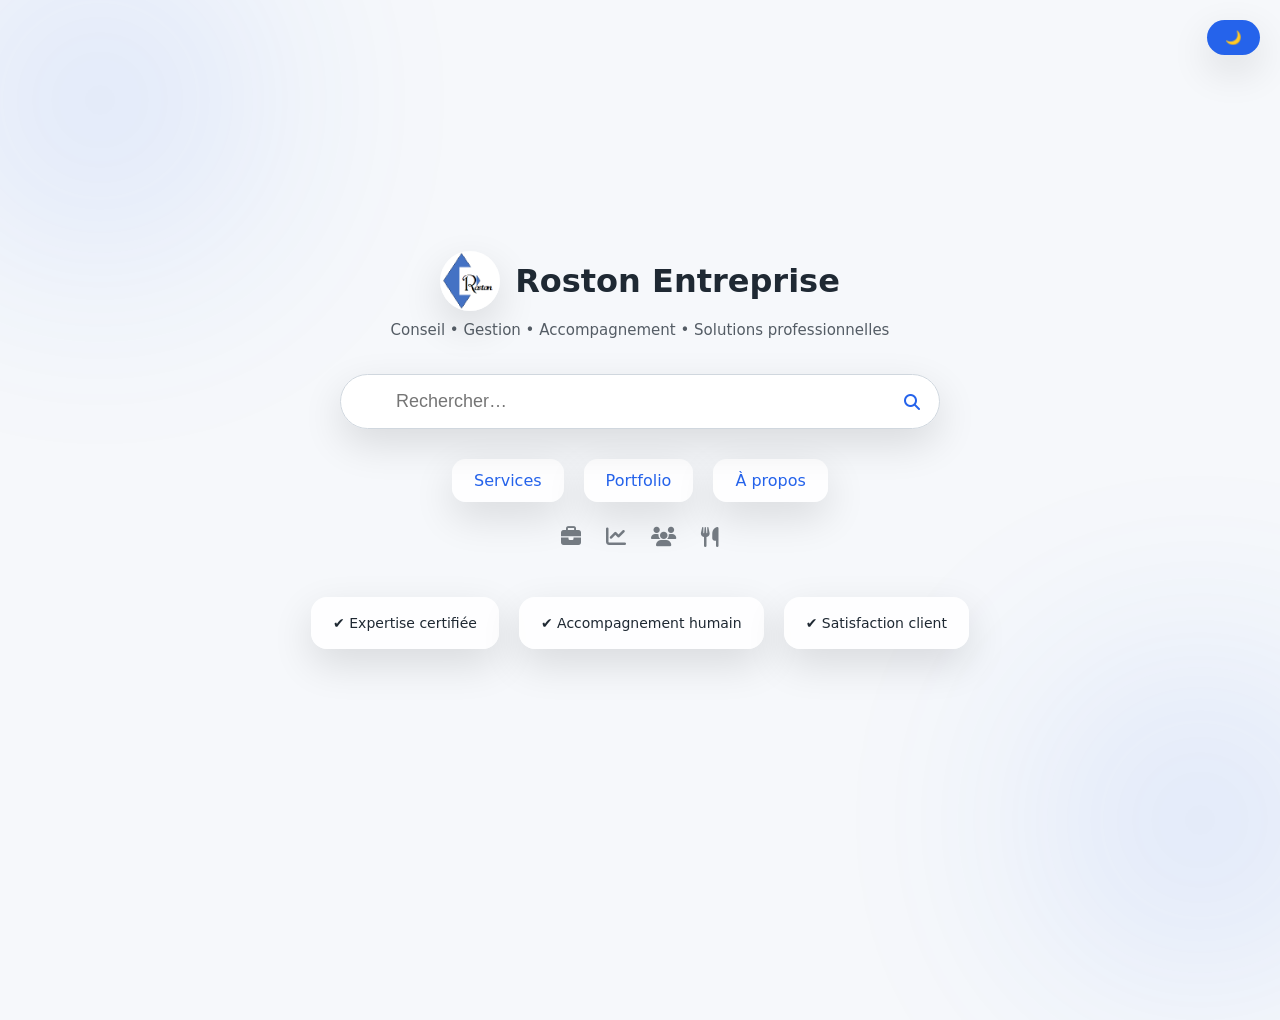
<file: index.html>
<!DOCTYPE html>
<html lang="fr">
<head>
<meta charset="UTF-8">
<meta name="viewport" content="width=device-width, initial-scale=1.0">
<title>Roston Entreprise</title>

<link rel="stylesheet" href="https://cdnjs.cloudflare.com/ajax/libs/font-awesome/6.5.0/css/all.min.css">

<style>
:root {
    --bg: #f6f8fb;
    --text: #1f2933;
    --card: rgba(255,255,255,0.92);
    --border: #d0d7de;
    --accent: #2563eb;
    --shadow: 0 15px 40px rgba(0,0,0,.12);
}

body.dark {
    --bg: #0f172a;
    --text: #e5e7eb;
    --card: rgba(30,41,59,0.95);
    --border: #475569;
    --accent: #60a5fa;
}

* {
    box-sizing: border-box;
    margin: 0;
    padding: 0;
}

body {
    font-family: "Segoe UI", system-ui, sans-serif;
    background: var(--bg);
    color: var(--text);
    min-height: 100vh;
    display: flex;
    justify-content: center;
    align-items: center;
    overflow: hidden;
    transition: background .4s, color .4s;
}

/* ===== DECOR BACKGROUND ===== */
.bg-shape {
    position: absolute;
    width: 400px;
    height: 400px;
    background: radial-gradient(circle, var(--accent), transparent 70%);
    filter: blur(120px);
    opacity: 0.25;
    animation: float 18s infinite alternate ease-in-out;
}

.bg-shape.one { top: -100px; left: -100px; }
.bg-shape.two { bottom: -120px; right: -120px; animation-delay: 5s; }

@keyframes float {
    from { transform: translateY(0); }
    to { transform: translateY(80px); }
}

/* ===== APP ===== */
.app {
    position: relative;
    z-index: 2;
    display: flex;
    flex-direction: column;
    align-items: center;
    text-align: center;
}

/* ===== HEADER ===== */
.header {
    display: flex;
    align-items: center;
    gap: 15px;
    margin-bottom: 10px;
    opacity: 0;
    transform: translateY(-20px);
    animation: fadeDown .8s forwards;
}

@keyframes fadeDown {
    to { opacity: 1; transform: translateY(0); }
}

.logo-img {
    width: 60px;
    height: 60px;
    border-radius: 50%;
    box-shadow: var(--shadow);
}

.site-name {
    font-size: 32px;
    font-weight: 700;
}

.tagline {
    margin-bottom: 35px;
    font-size: 15px;
    opacity: 0.75;
}

/* ===== SEARCH ===== */
.search-box {
    position: relative;
    width: 600px;
    max-width: 90vw;
    opacity: 0;
    transform: scale(.95);
    animation: zoomIn .8s .3s forwards;
}

@keyframes zoomIn {
    to { opacity: 1; transform: scale(1); }
}

.search-input {
    width: 100%;
    padding: 16px 55px;
    font-size: 18px;
    border-radius: 40px;
    border: 1px solid var(--border);
    background: var(--card);
    color: var(--text);
    box-shadow: var(--shadow);
}

.search-input:focus {
    outline: none;
    border-color: var(--accent);
}

/* ICONS */
.icon {
    position: absolute;
    top: 50%;
    transform: translateY(-50%);
    cursor: pointer;
    color: var(--accent);
}

.icon-search { right: 20px; }
.icon-clear { right: 55px; display: none; }

/* ===== SUGGESTIONS ===== */
.suggestions {
    position: absolute;
    top: 115%;
    width: 100%;
    background: var(--card);
    border-radius: 18px;
    box-shadow: var(--shadow);
    display: none;
    text-align: left;
    overflow: hidden;
}

.suggestions div {
    padding: 12px 20px;
    cursor: pointer;
}

.suggestions div:hover {
    background: rgba(0,0,0,.05);
}

/* ===== ICONES METIERS ===== */
.jobs {
    display: flex;
    gap: 25px;
    margin: 25px 0;
    font-size: 20px;
    opacity: 0.6;
}

/* ===== MINI CARDS ===== */
.highlights {
    display: flex;
    gap: 20px;
    margin-top: 25px;
    flex-wrap: wrap;
    justify-content: center;
}

.highlight {
    background: var(--card);
    padding: 18px 22px;
    border-radius: 16px;
    box-shadow: var(--shadow);
    font-size: 14px;
    transition: transform .3s;
}

.highlight:hover {
    transform: translateY(-6px);
}

/* ===== NAV ===== */
.nav-links {
    display: flex;
    gap: 20px;
    margin-top: 30px;
    opacity: 0;
    animation: fadeUp .8s .6s forwards;
}

@keyframes fadeUp {
    to { opacity: 1; }
}

.nav-links a {
    text-decoration: none;
    padding: 12px 22px;
    border-radius: 14px;
    background: var(--card);
    color: var(--accent);
    box-shadow: var(--shadow);
    transition: transform .3s;
}

.nav-links a:hover {
    transform: translateY(-6px);
}

/* ===== THEME BUTTON ===== */
.theme-toggle {
    position: fixed;
    top: 20px;
    right: 20px;
    padding: 10px 18px;
    border-radius: 25px;
    border: none;
    background: var(--accent);
    color: white;
    cursor: pointer;
    box-shadow: var(--shadow);
}
</style>
</head>

<body>

<div class="bg-shape one"></div>
<div class="bg-shape two"></div>

<button class="theme-toggle" id="themeToggle">🌙</button>

<div class="app">

    <div class="header">
        <img src="logo.png" class="logo-img" alt="Logo">
        <div class="site-name">Roston Entreprise</div>
    </div>

    <div class="tagline">
        Conseil • Gestion • Accompagnement • Solutions professionnelles
    </div>

    <div class="search-box">
        <input class="search-input" id="searchInput" placeholder="Rechercher…">
        <i class="fas fa-times icon icon-clear" id="clearBtn"></i>
        <i class="fas fa-search icon icon-search" id="searchBtn"></i>
        <div class="suggestions" id="suggestions"></div>
    </div>

    <div class="nav-links">
        <a href="Services.html">Services</a>
        <a href="Moi.html">Portfolio</a>
        <a href="About.html">À propos</a>
    </div>

    <div class="jobs">
        <i class="fas fa-briefcase"></i>
        <i class="fas fa-chart-line"></i>
        <i class="fas fa-users"></i>
        <i class="fas fa-utensils"></i>
    </div>

    <div class="highlights">
        <div class="highlight">✔ Expertise certifiée</div>
        <div class="highlight">✔ Accompagnement humain</div>
        <div class="highlight">✔ Satisfaction client</div>
    </div>

</div>

<script>
/* ===== THEME ===== */
const toggle = document.getElementById("themeToggle");
toggle.onclick = () => {
    document.body.classList.toggle("dark");
    toggle.textContent = document.body.classList.contains("dark") ? "☀️" : "🌙";
};

/* ===== SEARCH ===== */
const input = document.getElementById("searchInput");
const clearBtn = document.getElementById("clearBtn");
const suggestions = document.getElementById("suggestions");
const searchBtn = document.getElementById("searchBtn");

const data = [
    "Services",
    "Création d'entreprise",
    "Gestion de projet",
    "Restauration",
    "Conseil professionnel",
    "Accompagnement client",
    "Portfolio",
    "À propos"
];

function searchQuery(query) {
    if(query) {
        window.open("https://www.google.com/search?q=" + encodeURIComponent(query), "_blank");
        suggestions.style.display = "none";
    }
}

// Affiche ou masque le bouton clear
input.addEventListener("input", () => {
    clearBtn.style.display = input.value ? "block" : "none";
});

// Recherche au clic sur la loupe
searchBtn.addEventListener("click", () => {
    const query = input.value.trim();
    if(query) searchQuery(query);
});

// Recherche à l'appui de la touche Enter
input.addEventListener("keypress", (e) => {
    if(e.key === "Enter") {
        const query = input.value.trim();
        if(query) searchQuery(query);
    }
});

// Effacer le champ
clearBtn.onclick = () => {
    input.value = "";
    clearBtn.style.display = "none";
    suggestions.style.display = "none";
};
</script>

</body>
</html>
</file>
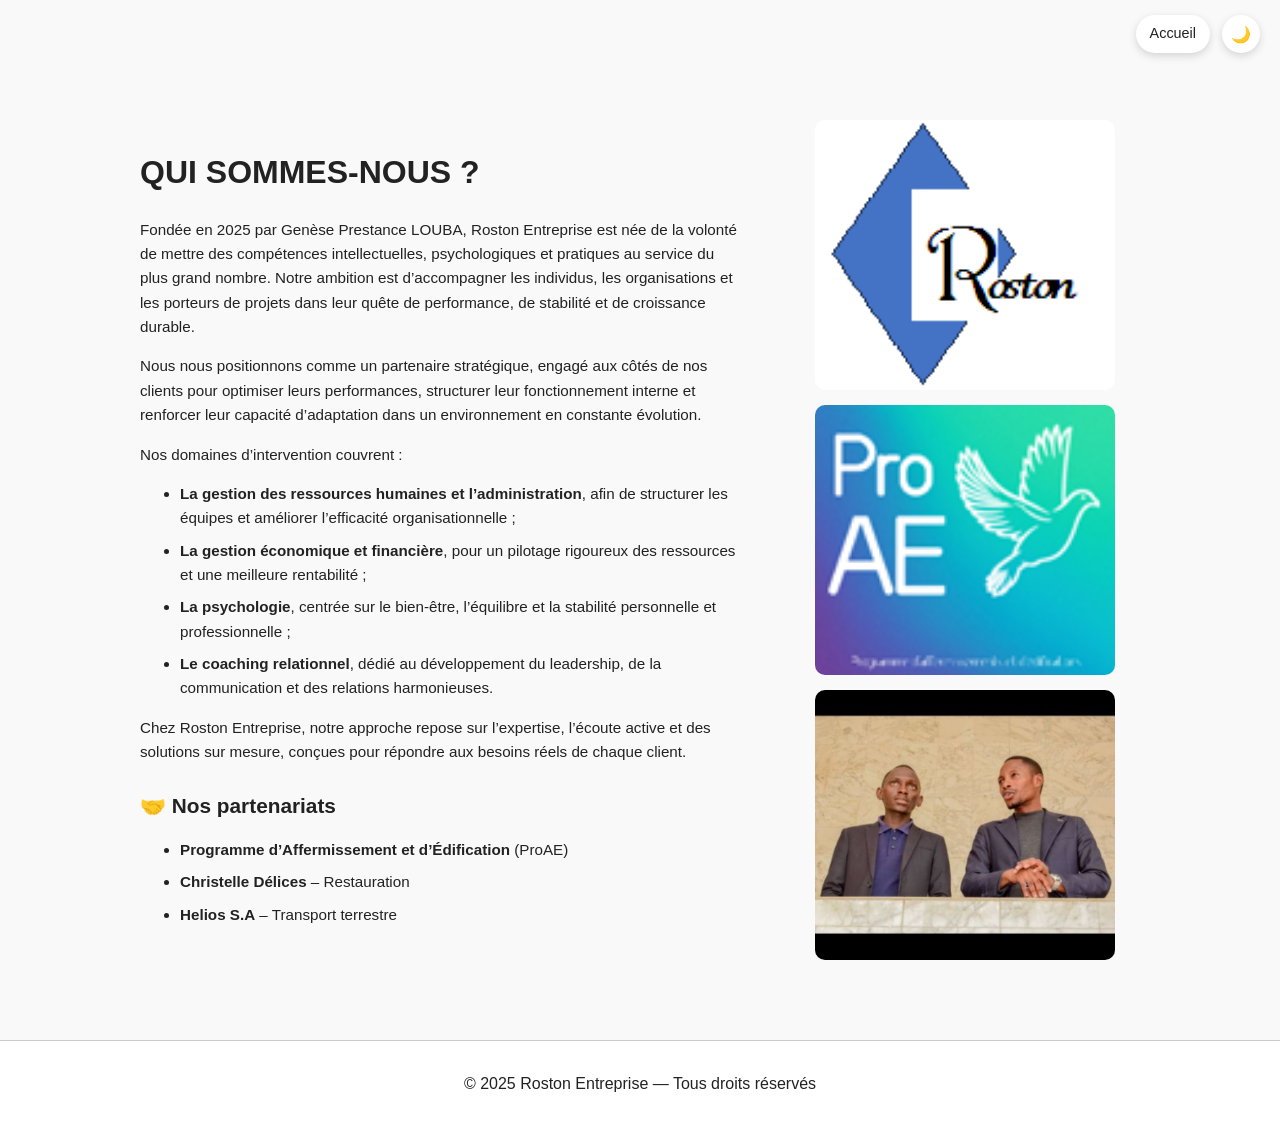
<file: About.html>
<!DOCTYPE html>
<html lang="fr">
<head>
<meta charset="UTF-8">
<meta name="viewport" content="width=device-width, initial-scale=1.0">
<title>À propos – Roston Entreprise</title>

<!-- Styles -->
<style>
:root {
    --bg-color: #f9f9f9;
    --text-color: #222;
    --accent: #4285f4;
    --card-bg: #fff;
    --section-title-color: #222;
}

body.dark {
    --bg-color: #181818;
    --text-color: #fff;
    --accent: #1a73e8;
    --card-bg: #242424;
    --section-title-color: #fff;
}

body {
    margin: 0;
    font-family: Arial, sans-serif;
    background: var(--bg-color);
    color: var(--text-color);
    transition: background 0.3s, color 0.3s;
    line-height: 1.6;
}

/* Top Actions */
.top-actions {
    position: fixed;
    top: 15px;
    right: 20px;
    display: flex;
    align-items: center;
    gap: 12px;
    z-index: 2000;
}

.home-link {
    text-decoration: none;
    padding: 7px 14px;
    border-radius: 20px;
    background: var(--card-bg);
    color: var(--text-color);
    font-size: 0.9rem;
    font-weight: 500;
    box-shadow: 0 3px 8px rgba(0,0,0,0.15);
    transition: transform 0.2s, background 0.3s, color 0.3s;
}

.home-link:hover {
    transform: translateY(-2px);
    background: var(--accent);
    color: #fff;
}

#themeBtn {
    width: 38px;
    height: 38px;
    border-radius: 50%;
    border: none;
    cursor: pointer;
    background: var(--card-bg);
    color: var(--text-color);
    font-size: 1rem;
    box-shadow: 0 3px 8px rgba(0,0,0,0.15);
    transition: background 0.3s, color 0.3s;
}

#themeBtn:hover {
    background: var(--accent);
    color: #fff;
}

/* About Section */
.about-section {
    max-width: 1000px;
    margin: 120px auto 80px;
    padding: 0 20px;
    display: flex;
    flex-wrap: wrap;
    justify-content: center;
    gap: 50px;
}

.about-content {
    flex: 1 1 500px;
    min-width: 300px;
}

.about-content h1 {
    font-size: 2rem;
    margin-bottom: 20px;
    color: var(--section-title-color);
}

.about-content h3 {
    font-size: 1.3rem;
    margin-top: 25px;
    margin-bottom: 10px;
    color: var(--section-title-color);
}

.about-content p, 
.about-content ul {
    font-size: 0.95rem;
    margin-bottom: 12px;
}

.about-content ul li {
    margin-bottom: 8px;
}

/* Image Box */
.image-box {
    flex: 1 1 250px;
    min-width: 200px;
    display: flex;
    flex-direction: column;
    gap: 15px;
    align-items: center;
}

.image-box img {
    width: 300px;
    height: 270px;
    object-fit: cover;
    border-radius: 10px;
}

/* Footer */
.site-footer {
    text-align: center;
    padding: 30px 20px;
    background: var(--card-bg);
    color: var(--text-color);
    border-top: 1px solid #ccc;
}
</style>
</head>
<body>

<!-- Top actions -->
<div class="top-actions">
    <a href="Home.html" class="home-link">Accueil</a>
    <button id="themeBtn">🌙</button>
</div>

<!-- About Section -->
<section class="about-section">

    <div class="about-content">

        <h1>QUI SOMMES-NOUS ?</h1>

        <p>
          Fondée en 2025 par Genèse Prestance LOUBA, Roston Entreprise est née de la volonté de mettre des compétences intellectuelles, psychologiques et pratiques au service du plus grand nombre. Notre ambition est d’accompagner les individus, les organisations et les porteurs de projets dans leur quête de performance, de stabilité et de croissance durable.
        </p>

        <p>
Nous nous positionnons comme un partenaire stratégique, engagé aux côtés de nos clients pour optimiser leurs performances, structurer leur fonctionnement interne et renforcer leur capacité d’adaptation dans un environnement en constante évolution.
        </p>

        <p>
Nos domaines d’intervention couvrent : 
        </p>

        <ul>
            <li><b>La gestion des ressources humaines et l’administration</b>, afin de structurer les équipes et améliorer l’efficacité organisationnelle ;</li> 
            <li><b>La gestion économique et financière</b>, pour un pilotage rigoureux des ressources et une meilleure rentabilité ;</li>
            <li><b>La psychologie</b>, centrée sur le bien-être, l’équilibre et la stabilité personnelle et professionnelle ;</li>
            <li><b>Le coaching relationnel</b>, dédié au développement du leadership, de la communication et des relations harmonieuses.</li>
        </ul>

        <p>
Chez Roston Entreprise, notre approche repose sur l’expertise, l’écoute active et des solutions sur mesure, conçues pour répondre aux besoins réels de chaque client.
        </p>

        <h3>🤝 Nos partenariats</h3>
        <ul>
            <li><b>Programme d’Affermissement et d’Édification</b> (ProAE)</li>
            <li><b>Christelle Délices</b> – Restauration</li>
            <li><b>Helios S.A</b> – Transport terrestre</li>
        </ul>

    </div>

    <div class="image-box">
        <img src="logo.png" alt="Roston Entreprise">
        <img src="ProAE.png" alt="ProAE">
        <img src="Equipe.png" alt="Équipe">
    </div>

</section>

<!-- Footer -->
<footer class="site-footer">
    <div class="footer-bottom">
        © 2025 Roston Entreprise — Tous droits réservés
    </div>
</footer>

<!-- JS -->
<script>
const themeBtn = document.getElementById('themeBtn');
if(localStorage.getItem('theme') === 'dark'){
    document.body.classList.add('dark');
    themeBtn.textContent = '☀️';
}

themeBtn.addEventListener('click', () => {
    document.body.classList.toggle('dark');
    if(document.body.classList.contains('dark')){
        localStorage.setItem('theme', 'dark');
        themeBtn.textContent = '☀️';
    } else {
        localStorage.setItem('theme', 'light');
        themeBtn.textContent = '🌙';
    }
});
</script>

</body>
</html>
</file>
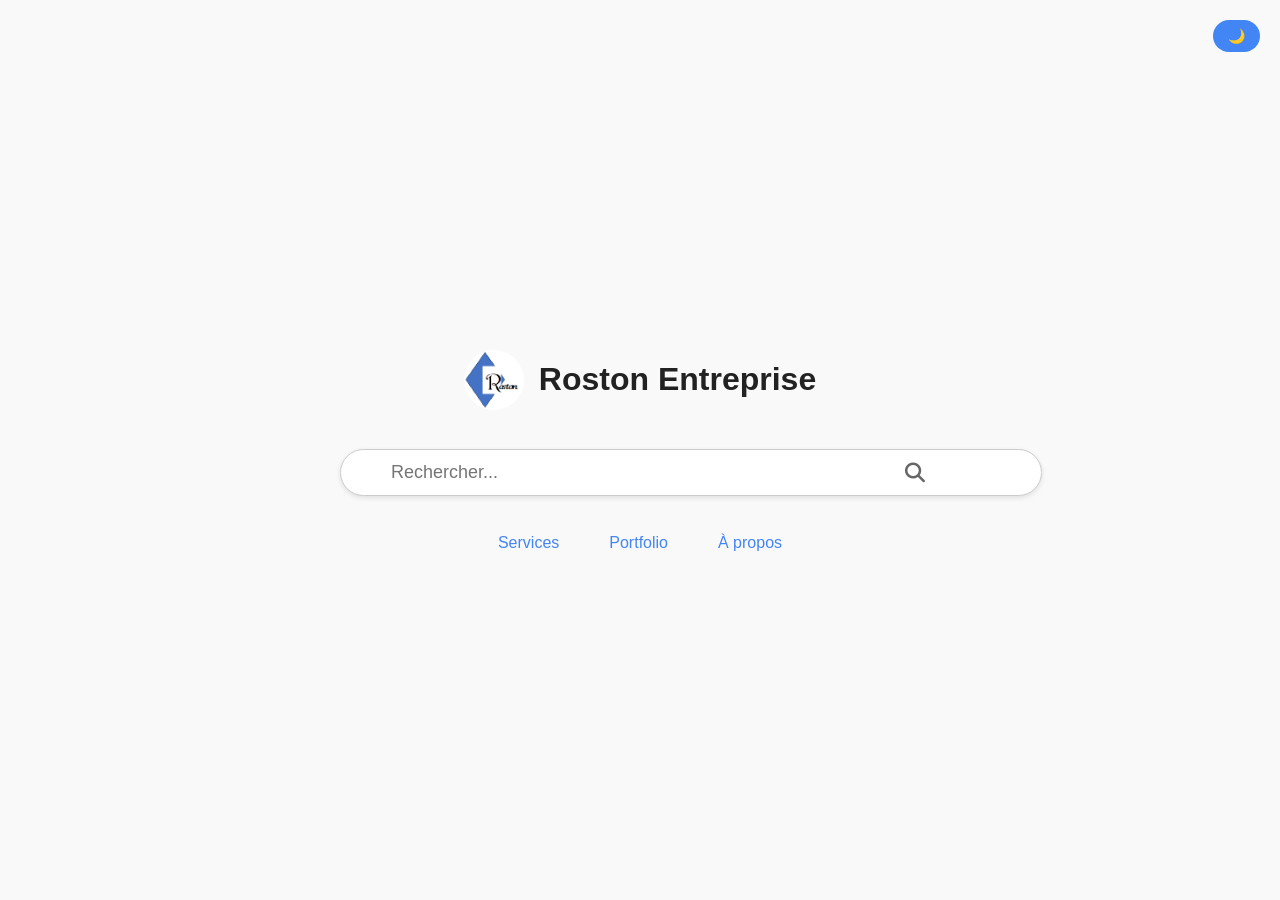
<file: Home.html>
<!DOCTYPE html>
<html lang="fr">
<head>
<meta charset="UTF-8">
<meta name="viewport" content="width=device-width, initial-scale=1.0">
<title>Roston Entreprise</title>
<link rel="stylesheet" href="https://cdnjs.cloudflare.com/ajax/libs/font-awesome/6.5.0/css/all.min.css">
<style>
:root {
    --bg-color: #f9f9f9;
    --text-color: #222;
    --input-bg: #fff;
    --input-border: #ccc;
    --icon-color: #666;
    --button-bg: #4285f4;
    --button-hover: #3367d6;
    --link-color: #4285f4;
    --link-hover-bg: #e0e0e0;
}

body.dark {
    --bg-color: #181818;
    --text-color: #eee;
    --input-bg: #242424;
    --input-border: #555;
    --icon-color: #ccc;
    --button-bg: #1a73e8;
    --button-hover: #135abc;
    --link-color: #1a73e8;
    --link-hover-bg: #333;
}

body {
    margin: 0;
    font-family: Arial, sans-serif;
    background: var(--bg-color);
    color: var(--text-color);
    display: flex;
    flex-direction: column;
    justify-content: center;
    align-items: center;
    min-height: 100vh;
    transition: background 0.3s, color 0.3s;
}

/* Logo et nom */
.header {
    display: flex;
    align-items: center;
    gap: 15px;
    margin-bottom: 30px;
}

.logo-img {
    width: 60px;
    height: 60px;
    object-fit: cover;
    border-radius: 50%;
}

.site-name {
    font-size: 32px;
    font-weight: bold;
}

/* Barre de recherche */
.search-container {
    position: relative;
    width: 90%;
    max-width: 600px;
    margin-bottom: 20px;
}

.search-input {
    width: 100%;
    padding: 12px 50px 12px 50px;
    font-size: 18px;
    border-radius: 30px;
    border: 1px solid var(--input-border);
    outline: none;
    background: var(--input-bg);
    color: var(--text-color);
    box-shadow: 0 2px 5px rgba(0,0,0,0.1);
    transition: all 0.3s;
}

.search-input:focus {
    border-color: #4285f4;
    box-shadow: 0 2px 10px rgba(66,133,244,0.3);
}

.icon {
    position: absolute;
    top: 50%;
    transform: translateY(-50%);
    color: var(--icon-color);
    cursor: pointer;
    transition: color 0.3s;
}

.icon-loupe { right: 15px; font-size: 20px; }
.icon-clear { right: 50px; font-size: 18px; display: none; }

/* Liens avec hover */
.nav-links {
    display: flex;
    gap: 20px;
    margin-top: 10px;
}

.nav-links a {
    text-decoration: none;
    color: var(--link-color);
    font-size: 16px;
    padding: 8px 15px;
    border-radius: 8px;
    transition: all 0.3s;
    background: transparent;
}

.nav-links a:hover {
  background: var(--card-bg);
    color: var(--text-color);
    box-shadow: 0 2px 6px rgba(0,0,0,0.15);
}

/* Bouton thème sombre / clair */
.theme-toggle {
    position: absolute;
    top: 20px;
    right: 20px;
    padding: 8px 15px;
    font-size: 14px;
    border: none;
    border-radius: 20px;
    cursor: pointer;
    background: var(--button-bg);
    color: white;
    transition: background 0.3s;
}

.theme-toggle:hover {
    background: var(--button-hover);
}

/* Flèche retour */
.back-site {
    position: fixed;
    top: 20px;
    left: 20px;
    padding: 10px 15px;
    font-size: 16px;
    border-radius: 50%;
    border: none;
    background: var(--button-bg);
    color: white;
    cursor: pointer;
    box-shadow: 0 2px 6px rgba(0,0,0,0.2);
    z-index: 1000;
    display: none;
}

.back-site:hover {
    background: var(--button-hover);
}
</style>
</head>
<body>

<button class="theme-toggle" id="themeToggle">🌙</button>
<button class="back-site" id="backSite" onclick="backToHome()">←</button>

<!-- Logo et nom -->
<div class="header">
    <img src="logo.png" alt="Logo Roston" class="logo-img">
    <h1 class="site-name">Roston Entreprise</h1>
</div>

<!-- Barre de recherche -->
<div class="search-container">
    <input type="text" placeholder="Rechercher..." class="search-input" id="searchInput">
    <i class="fas fa-times icon icon-clear" id="clearInput"></i>
    <i class="fas fa-search icon icon-loupe" id="searchButton"></i>
</div>

<!-- Liens avec effet hover -->
<div class="nav-links">
    <a href="Services.html">Services</a>
    <a href="Moi.html">Portfolio</a>
    <a href="About.html">À propos</a>
</div>

<script>
const searchInput = document.getElementById('searchInput');
const clearInput = document.getElementById('clearInput');
const searchButton = document.getElementById('searchButton');
const themeToggle = document.getElementById('themeToggle');
const backSite = document.getElementById('backSite');

// Affiche ou cache l'icône x
searchInput.addEventListener('input', () => {
    clearInput.style.display = searchInput.value ? 'block' : 'none';
});

// Efface le texte
clearInput.addEventListener('click', () => {
    searchInput.value = '';
    clearInput.style.display = 'none';
    searchInput.focus();
});

// Recherche sur Google dans le même onglet
function search() {
    const query = searchInput.value.trim();
    if(query) {
        // Montre le bouton retour
        backSite.style.display = 'block';
        // Recherche Google
        window.location.href = `https://www.google.com/search?q=${encodeURIComponent(query)}`;
    }
}

searchButton.addEventListener('click', search);

// Touche Entrée
searchInput.addEventListener("keypress", function(event) {
    if (event.key === "Enter") {
        event.preventDefault();
        search();
    }
});

// Toggle thème sombre / clair
themeToggle.addEventListener('click', () => {
    document.body.classList.toggle('dark');
    themeToggle.textContent = document.body.classList.contains('dark') ? "☀️" : "🌙";
});

// Bouton retour à la page d'accueil
function backToHome() {
    window.location.href = window.location.origin;
}
</script>
</body>
</html>
</file>
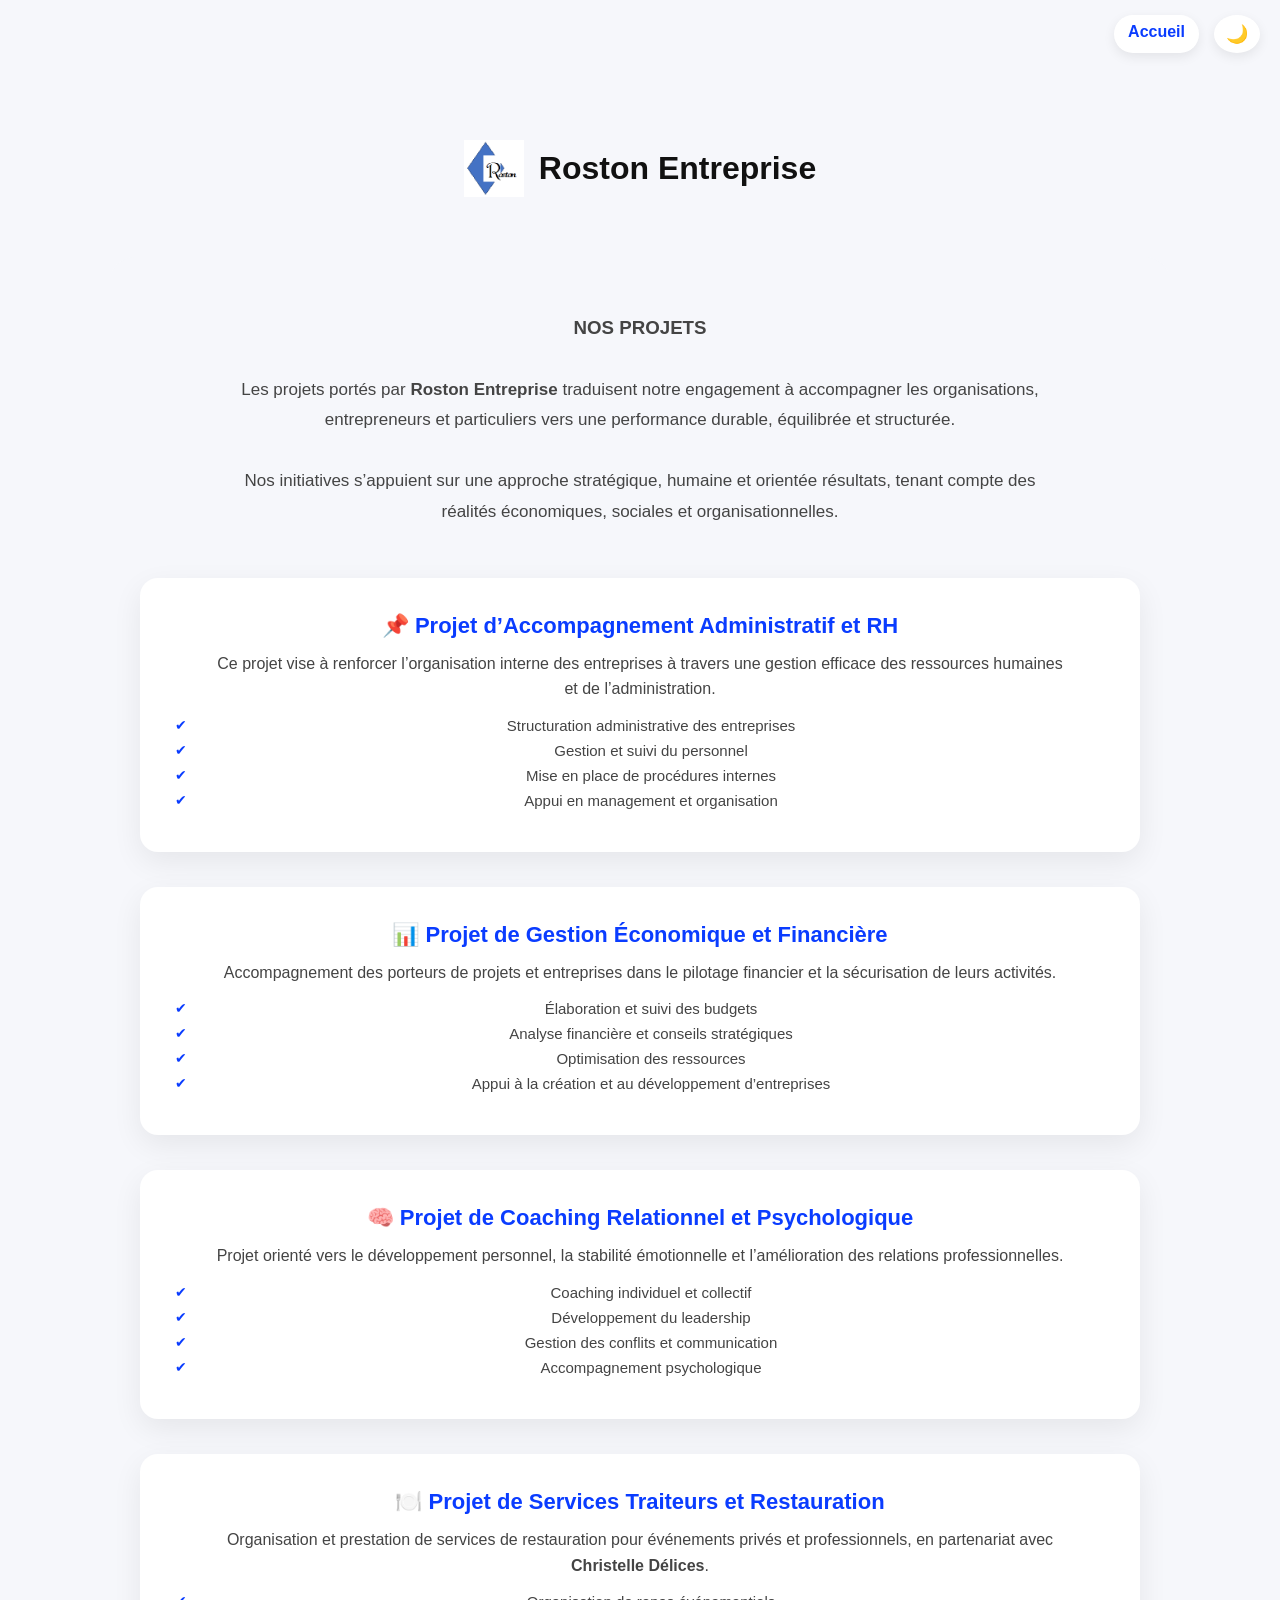
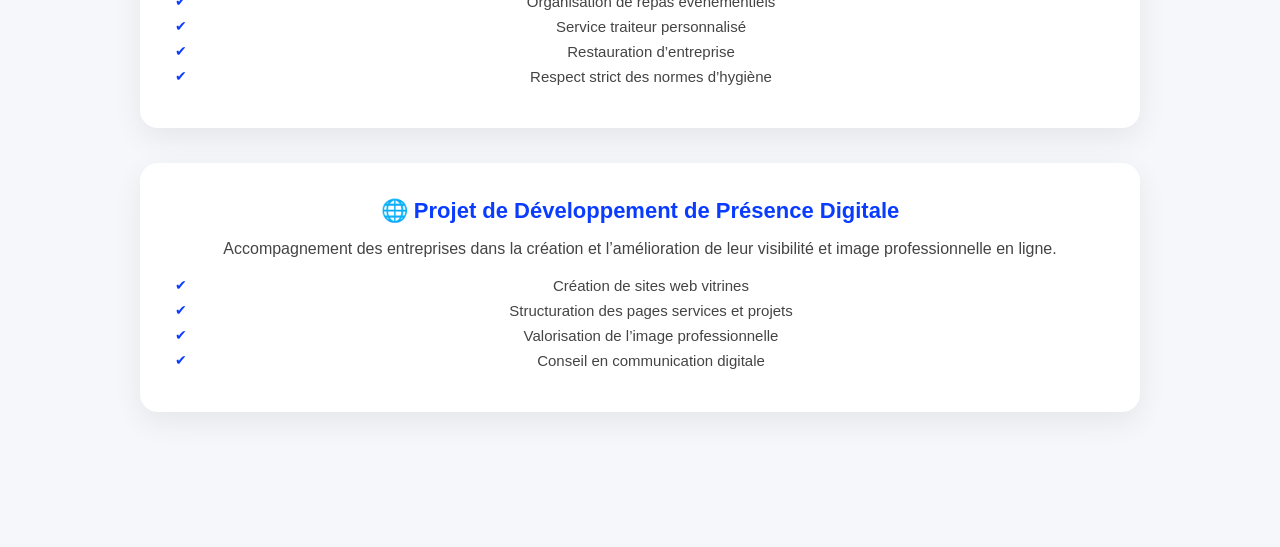
<file: Projets.html>
<!DOCTYPE html>
<html lang="fr">
<head>
    <meta charset="UTF-8">
    <title>Projets – Roston Entreprise</title>
    <meta name="viewport" content="width=device-width, initial-scale=1.0">
    <link rel="stylesheet" href="style.css">
</head>
<body>

    <!-- BOUTON THEME -->
   <div class="top-actions">
    <a href="Home.html" class="home-link">Accueil</a>
    <button id="themeBtn">🌙</button>
</div>

		<main class="container">

        <!-- LOGO + NOM -->
        <div class="branding">
            <img src="logo.png" alt="Logo Roston" class="logo-img">
            <h1 class="site-name">Roston Entreprise</h1>
        </div>

    <!-- SECTION PROJETS -->
    <section class="projects-section">

        <div class="projects-content">

            <h3>NOS PROJETS</h3>
            <br><br>

            <p>
                Les projets portés par <b>Roston Entreprise</b> traduisent notre engagement
                à accompagner les organisations, entrepreneurs et particuliers vers une
                performance durable, équilibrée et structurée.
                <br><br>
                Nos initiatives s’appuient sur une approche stratégique, humaine et orientée
                résultats, tenant compte des réalités économiques, sociales et organisationnelles.
            </p>

            <!-- PROJET 1 -->
            <div class="project-block">
                <h3>📌 Projet d’Accompagnement Administratif et RH</h3>
                <p>
                    Ce projet vise à renforcer l’organisation interne des entreprises à travers
                    une gestion efficace des ressources humaines et de l’administration.
                </p>
                <ul>
                    <li>Structuration administrative des entreprises</li>
                    <li>Gestion et suivi du personnel</li>
                    <li>Mise en place de procédures internes</li>
                    <li>Appui en management et organisation</li>
                </ul>
            </div>

            <!-- PROJET 2 -->
            <div class="project-block">
                <h3>📊 Projet de Gestion Économique et Financière</h3>
                <p>
                    Accompagnement des porteurs de projets et entreprises dans le pilotage
                    financier et la sécurisation de leurs activités.
                </p>
                <ul>
                    <li>Élaboration et suivi des budgets</li>
                    <li>Analyse financière et conseils stratégiques</li>
                    <li>Optimisation des ressources</li>
                    <li>Appui à la création et au développement d’entreprises</li>
                </ul>
            </div>

            <!-- PROJET 3 -->
            <div class="project-block">
                <h3>🧠 Projet de Coaching Relationnel et Psychologique</h3>
                <p>
                    Projet orienté vers le développement personnel, la stabilité émotionnelle
                    et l’amélioration des relations professionnelles.
                </p>
                <ul>
                    <li>Coaching individuel et collectif</li>
                    <li>Développement du leadership</li>
                    <li>Gestion des conflits et communication</li>
                    <li>Accompagnement psychologique</li>
                </ul>
            </div>

            <!-- PROJET 4 -->
            <div class="project-block">
                <h3>🍽️ Projet de Services Traiteurs et Restauration</h3>
                <p>
                    Organisation et prestation de services de restauration pour événements
                    privés et professionnels, en partenariat avec <b>Christelle Délices</b>.
                </p>
                <ul>
                    <li>Organisation de repas événementiels</li>
                    <li>Service traiteur personnalisé</li>
                    <li>Restauration d’entreprise</li>
                    <li>Respect strict des normes d’hygiène</li>
                </ul>
            </div>

            <!-- PROJET 5 -->
            <div class="project-block">
                <h3>🌐 Projet de Développement de Présence Digitale</h3>
                <p>
                    Accompagnement des entreprises dans la création et l’amélioration
                    de leur visibilité et image professionnelle en ligne.
                </p>
                <ul>
                    <li>Création de sites web vitrines</li>
                    <li>Structuration des pages services et projets</li>
                    <li>Valorisation de l’image professionnelle</li>
                    <li>Conseil en communication digitale</li>
                </ul>
            </div>

        </div>

    </section>

    <script src="script.js"></script>
</body>
</html>
</file>
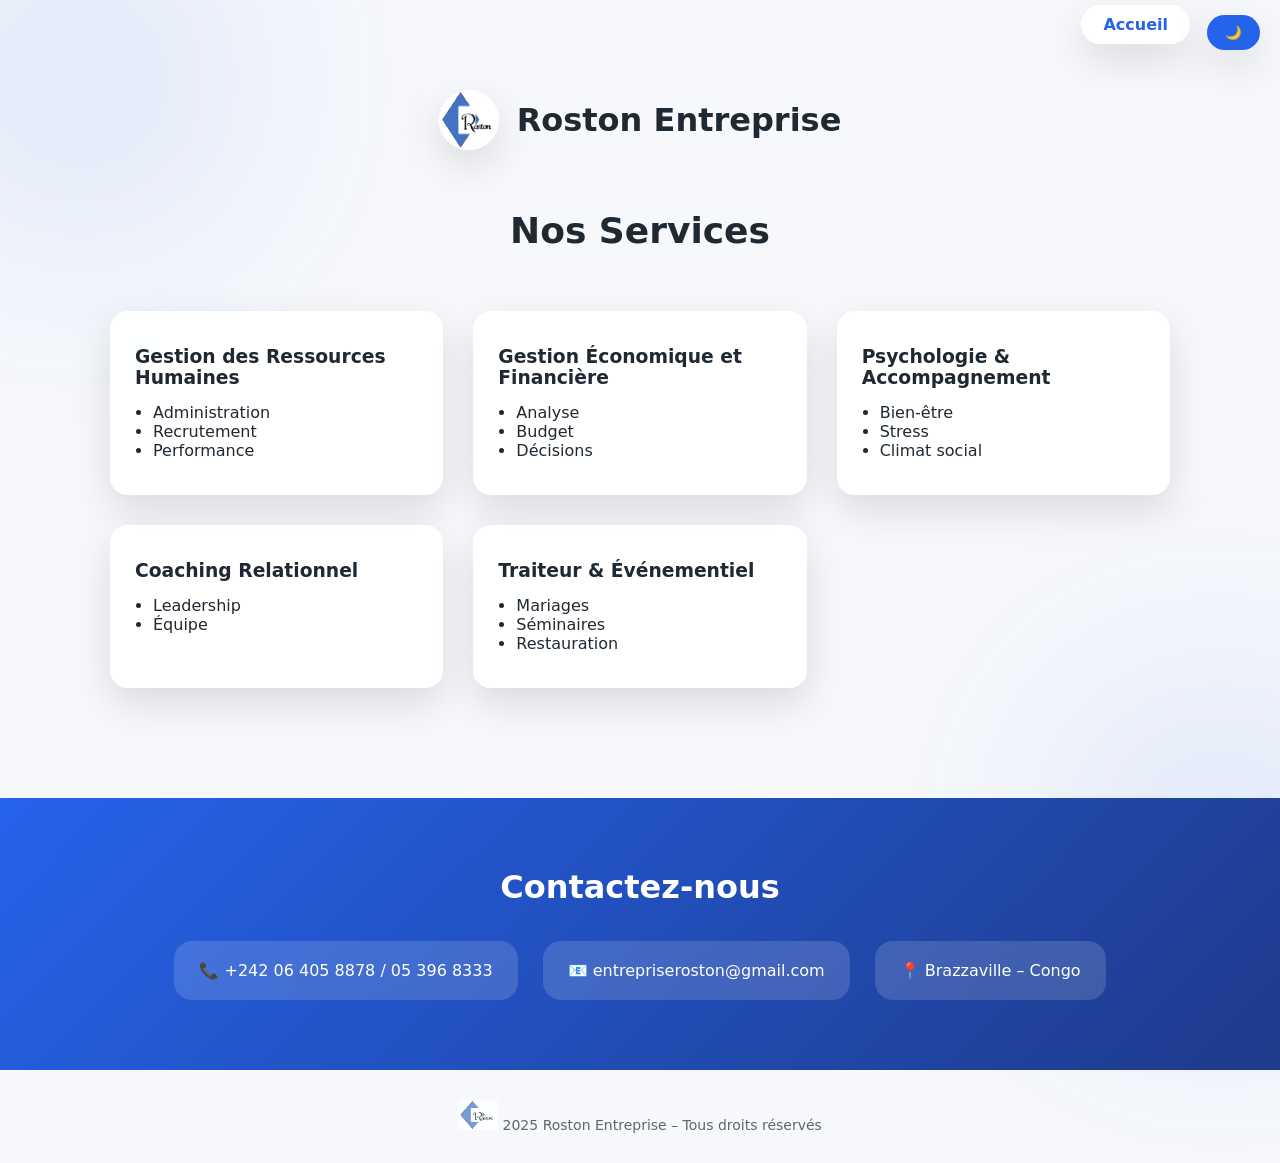
<file: Services.html>
<!DOCTYPE html>
<html lang="fr">
<head>
<meta charset="UTF-8">
<meta name="viewport" content="width=device-width, initial-scale=1.0">
<title>Roston Entreprise – Services</title>

<link rel="stylesheet" href="https://cdnjs.cloudflare.com/ajax/libs/font-awesome/6.5.0/css/all.min.css">

<style>
:root {
    --bg: #f6f8fb;
    --text: #1f2933;
    --card: rgba(255,255,255,0.92);
    --border: #d0d7de;
    --accent: #2563eb;
    --shadow: 0 15px 40px rgba(0,0,0,.12);
}

body.dark {
    --bg: #0f172a;
    --text: #e5e7eb;
    --card: rgba(30,41,59,0.95);
    --border: #475569;
    --accent: #60a5fa;
}

* {
    margin: 0;
    padding: 0;
    box-sizing: border-box;
    font-family: "Segoe UI", system-ui, sans-serif;
}

body {
    background: var(--bg);
    color: var(--text);
    transition: background .4s, color .4s;
    overflow-x: hidden;
}

/* ===== FOND ANIME ===== */
.bg-shape {
    position: fixed;
    width: 400px;
    height: 400px;
    background: radial-gradient(circle, var(--accent), transparent 70%);
    filter: blur(120px);
    opacity: .25;
    animation: float 18s infinite alternate ease-in-out;
    z-index: -1;
}

.bg-shape.one { top: -120px; left: -120px; }
.bg-shape.two { bottom: -140px; right: -140px; animation-delay: 5s; }

@keyframes float {
    from { transform: translateY(0); }
    to { transform: translateY(80px); }
}

/* ===== ACTIONS HAUT ===== */
.top-actions {
    position: fixed;
    top: 15px;
    right: 90px;
    z-index: 10;
}

.home-link {
    background: var(--card);
    padding: 10px 22px;
    border-radius: 25px;
    text-decoration: none;
    color: var(--accent);
    font-weight: bold;
    box-shadow: var(--shadow);
    transition: transform .3s;
}

.home-link:hover { transform: translateY(-4px); }

/* ===== BOUTON THEME ===== */
.theme-toggle {
    position: fixed;
    top: 15px;
    right: 20px;
    padding: 10px 18px;
    border-radius: 25px;
    border: none;
    background: var(--accent);
    color: white;
    cursor: pointer;
    box-shadow: var(--shadow);
    z-index: 10;
}

/* ===== BRANDING ===== */
.branding {
    display: flex;
    justify-content: center;
    align-items: center;
    gap: 18px;
    margin: 90px 20px 40px;
    flex-wrap: wrap;
    animation: fadeDown .8s forwards;
}

@keyframes fadeDown {
    from { opacity: 0; transform: translateY(-20px); }
    to { opacity: 1; transform: translateY(0); }
}

.logo-img {
    width: 60px;
    height: 60px;
    border-radius: 50%;
    box-shadow: var(--shadow);
}

.site-name {
    font-size: 32px;
    text-align: center;
    font-weight: 700;
}

/* ===== SERVICES ===== */
.services-section {
    max-width: 1100px;
    margin: auto;
    padding: 20px;
}

.services-section h2 {
    text-align: center;
    font-size: 36px;
    margin-bottom: 60px;
}

.services-grid {
    display: grid;
    grid-template-columns: repeat(auto-fit, minmax(260px, 1fr));
    gap: 30px;
}

.service-card {
    background: var(--card);
    padding: 35px 25px;
    border-radius: 18px;
    box-shadow: var(--shadow);
    opacity: 0;
    transform: translateY(40px);
    transition: all .6s ease;
}

.service-card.active {
    opacity: 1;
    transform: translateY(0);
}

.service-card:hover {
    border-left: 5px solid var(--accent);
    transform: translateY(-6px);
}

.service-card h3 { margin-bottom: 12px; }

.service-card ul {
    margin-top: 15px;
    padding-left: 18px;
}

/* ===== CONTACT ===== */
.contact-section {
    margin-top: 90px;
    padding: 70px 20px;
    background: linear-gradient(135deg, var(--accent), #1e3a8a);
    color: white;
    text-align: center;
}

.contact-section h2 {
    font-size: 32px;
    margin-bottom: 35px;
}

.contact-cards {
    display: flex;
    flex-wrap: wrap;
    justify-content: center;
    gap: 25px;
}

.contact-card {
    background: rgba(255,255,255,0.15);
    padding: 20px 25px;
    border-radius: 18px;
    min-width: 220px;
    backdrop-filter: blur(6px);
    transition: transform .3s;
    text-align: center;
}

.contact-card:hover { transform: translateY(-6px); }

/* ===== FOOTER ===== */
footer {
    text-align: center;
    padding: 30px 20px;
    font-size: 14px;
    opacity: .7;
}

/* ===== RESPONSIVE ===== */
@media (max-width: 1024px) {
    .branding { flex-direction: column; margin: 80px 20px 40px; }
    .site-name { font-size: 28px; }
    .services-section h2 { font-size: 32px; }
    .service-card { padding: 28px 20px; }
    .contact-section h2 { font-size: 28px; }
}

@media (max-width: 768px) {
    .top-actions { right: 70px; }
    .home-link, .theme-toggle { padding: 8px 16px; font-size: 14px; }
    .services-section h2 { font-size: 28px; margin-bottom: 40px; }
    .service-card { padding: 25px 18px; }
    .contact-section { padding: 50px 15px; }
    .contact-section h2 { font-size: 24px; }
}

@media (max-width: 480px) {
    .top-actions { right: 10px; flex-direction: column; gap: 8px; top: 10px; }
    .home-link, .theme-toggle { font-size: 13px; padding: 6px 12px; }
    .branding { gap: 12px; margin: 70px 15px 30px; }
    .logo-img { width: 50px; height: 50px; }
    .site-name { font-size: 24px; }
    .services-section h2 { font-size: 24px; margin-bottom: 30px; }
    .service-card h3 { font-size: 16px; }
    .service-card ul li { font-size: 14px; }
    .contact-section h2 { font-size: 20px; }
    .contact-card { min-width: 180px; padding: 15px 18px; font-size: 14px; }
    footer { font-size: 12px; padding: 20px 15px; }
}
</style>
</head>

<body>

<div class="bg-shape one"></div>
<div class="bg-shape two"></div>

<div class="top-actions">
    <a href="Index.html" class="home-link">Accueil</a>
</div>

<button class="theme-toggle" id="themeToggle">🌙</button>

<div class="branding">
    <img src="logo.png" class="logo-img" alt="Logo">
    <h1 class="site-name">Roston Entreprise</h1>
</div>

<section class="services-section">
    <h2>Nos Services</h2>

    <div class="services-grid">
        <div class="service-card"><h3>Gestion des Ressources Humaines</h3><ul><li>Administration</li><li>Recrutement</li><li>Performance</li></ul></div>
        <div class="service-card"><h3>Gestion Économique et Financière</h3><ul><li>Analyse</li><li>Budget</li><li>Décisions</li></ul></div>
        <div class="service-card"><h3>Psychologie & Accompagnement</h3><ul><li>Bien-être</li><li>Stress</li><li>Climat social</li></ul></div>
        <div class="service-card"><h3>Coaching Relationnel</h3><ul><li>Leadership</li><li>Équipe</li></ul></div>
        <div class="service-card"><h3>Traiteur & Événementiel</h3><ul><li>Mariages</li><li>Séminaires</li><li>Restauration</li></ul></div>
    </div>
</section>

<section class="contact-section">
    <h2>Contactez-nous</h2>
    <div class="contact-cards">
        <div class="contact-card">📞 +242 06 405 8878 / 05 396 8333</div>
        <div class="contact-card">📧 entrepriseroston@gmail.com</div>
        <div class="contact-card">📍 Brazzaville – Congo</div>
    </div>
</section>

<footer>
      <img src="logo.png" width="40" height="30"> 2025 Roston Entreprise – Tous droits réservés
</footer>

<script>
/* ===== THEME ===== */
const toggle = document.getElementById("themeToggle");
if(localStorage.getItem("theme")==="dark"){
    document.body.classList.add("dark");
    toggle.textContent="☀️";
}
toggle.onclick = () => {
    document.body.classList.toggle("dark");
    localStorage.setItem("theme", document.body.classList.contains("dark") ? "dark" : "light");
    toggle.textContent = document.body.classList.contains("dark") ? "☀️" : "🌙";
};

/* ===== ANIMATION CARTES ===== */
const cards = document.querySelectorAll(".service-card");
const observer = new IntersectionObserver(entries=>{
    entries.forEach(entry=>{
        if(entry.isIntersecting){ entry.target.classList.add("active"); }
    });
},{threshold:0.2});
cards.forEach(card=>observer.observe(card));
</script>

</body>
</html>
</file>
<file: style.css>
-/ PAGE D'ACCUEIL -/

* {
    margin: 0;
    padding: 0;
    box-sizing: border-box;
    font-family: Arial, Helvetica, sans-serif;
}

body {
    background-color: #f9f9fb;
    height: 100vh;
    display: flex;
    justify-content: center;
    align-items: center;
}

.container {
    text-align: center;
    width: 100%;
    max-width: 700px;
    padding: 20px;
}

/* LOGO */
.logo {
    font-size: 2.2rem;
    font-weight: 600;
    margin-bottom: 30px;
    color: #1a1a1a;
}

/* BARRE DE RECHERCHE */
.search-box input {
    width: 100%;
    padding: 15px 20px;
    font-size: 1rem;
    border-radius: 50px;
    border: 1px solid #d0d0d0;
    outline: none;
    transition: box-shadow 0.3s, border 0.3s;
}

.search-box input:focus {
    border-color: #0060df;
    box-shadow: 0 0 0 3px rgba(0,96,223,0.2);
}

/* =========================
   BARRE DE RECHERCHE
========================= */
.search-box {
    max-width: 500px;
    margin: 40px auto;
    display: flex;
    align-items: center;
    background: #ffffff;
    border-radius: 30px;
    box-shadow: 0 8px 25px rgba(0,0,0,0.08);
    overflow: hidden;
}

.search-box input {
    flex: 1;
    border: none;
    padding: 14px 18px;
    font-size: 16px;
    outline: none;
}

.search-btn {
    border: none;
    background: white;
    color: #ffffff;
    padding: 0 20px;
    font-size: 18px;
    cursor: pointer;
    transition: background 0.3s ease;
}

.search-btn:hover {
    background: white;
}


/* SITES PROPOSÉS */
:root {
    --bg-color: #f9f9fb;
    --text-color: #1a1a1a;
    --card-bg: #ffffff;
    --border-color: #d0d0d0;
    --accent: #0060df;
}

body.dark {
    --bg-color: #1e1e1e;
    --text-color: #f1f1f1;
    --card-bg: #2a2a2a;
    --border-color: #444;
}

* {
    margin: 0;
    padding: 0;
    box-sizing: border-box;
    font-family: Arial, Helvetica, sans-serif;
}

body {
    background: var(--bg-color);
    color: var(--text-color);
    height: 100vh;
    display: flex;
    justify-content: center;
    align-items: center;
}

/* Bouton thème */
.theme-toggle {
    position: absolute;
    top: 20px;
    right: 20px;
}

.theme-toggle button {
    padding: 8px 14px;
    border-radius: 20px;
    border: none;
    cursor: pointer;
    background: var(--card-bg);
    color: var(--text-color);
    box-shadow: 0 2px 6px rgba(0,0,0,0.15);
}

/* Container */
.container {
    text-align: center;
    max-width: 700px;
    width: 100%;
    padding: 20px;
}

/* Branding */
.branding {
    display: flex;
    align-items: center;
    justify-content: center;
    gap: 12px;
    margin-bottom: 30px;
}

.logo-img {
    width: 50px;
    height: 50px;
    object-fit: contain;
}

.site-name {
    font-size: 2.2rem;
    font-weight: 600;
}

/* Recherche */
.search-box { position: relative; width: 400px; height: 40px; border: 1px solid 
#ccc; border-radius: 20px; padding: 10px;}
.search-box input[type="search"] { width: 100%; height: 100%; border: none; 
padding: 10px; font-size: 16px;}
.search-btn { position: absolute; top: 10px; right: 40px; background: none; 
border: none; cursor: pointer;}
.clear-btn { position: absolute; top: 10px; right: 70px; background: none; 
border: none; cursor: pointer;}
.voice-btn { position: absolute; top: 10px; right: 10px; background: none; 
border: none; cursor: pointer;}


/* Sites */
.sites {
    margin-top: 40px;
    display: grid;
    grid-template-columns: repeat(auto-fit, minmax(120px, 1fr));
    gap: 20px;
}

.site-card {
    background: var(--card-bg);
    border-radius: 12px;
    padding: 20px 10px;
    text-decoration: none;
    color: var(--text-color);
    transition: transform 0.2s, box-shadow 0.2s;
    font-size: 1.8rem;
}

.site-card p {
    font-size: 0.9rem;
    margin-top: 8px;
}

.site-card:hover {
    transform: translateY(-4px);
    box-shadow: 0 8px 20px rgba(0,0,0,0.2);
}


/* Bouton thème – en haut à droite */
.theme-toggle {
    position: fixed;
    top: 16px;
    right: 20px;
    z-index: 1000;
}

.theme-toggle button {
    padding: 8px 16px;
    border-radius: 25px;
    border: none;
    cursor: pointer;
    background: var(--card-bg);
    color: var(--text-color);
    font-size: 0.9rem;
    box-shadow: 0 4px 10px rgba(0,0,0,0.15);
    transition: background 0.3s, transform 0.2s;
}

.theme-toggle button:hover {
    transform: translateY(-2px);
}



-/ PAGE PROJETS -/

/* =========================
   BASE & VARIABLES
========================= */
* {
    margin: 0;
    padding: 0;
    box-sizing: border-box;
    font-family: "Segoe UI", Arial, sans-serif;
}

:root {
    --bg-color: #f6f7fb;
    --text-color: #444;
    --title-color: #111;
    --card-bg: #ffffff;
    --accent-color: #0a3cff;
}

/* =========================
   BOUTONS HAUT (ACCUEIL / THEME)
========================= */
.top-actions {
    position: fixed;
    top: 15px;
    right: 20px;
    display: flex;
    gap: 15px;
    z-index: 1000;
}

.home-link {
    text-decoration: none;
    font-weight: 600;
    color: var(--accent-color);
    background: #ffffff;
    padding: 8px 14px;
    border-radius: 20px;
    box-shadow: 0 4px 12px rgba(0,0,0,0.08);
}

#themeBtn {
    border: none;
    background: #ffffff;
    padding: 8px 12px;
    font-size: 18px;
    border-radius: 50%;
    cursor: pointer;
    box-shadow: 0 4px 12px rgba(0,0,0,0.08);
}

/* =========================
   CONTENEUR PRINCIPAL
========================= */
.container {
    max-width: 1100px;
    margin: auto;
    padding: 140px 20px 40px; /* espace pour top-actions */
}

/* =========================
   LOGO + NOM (comme À propos)
========================= */
.branding {
    display: flex;
    align-items: center;
    justify-content: center;
    gap: 15px;
    margin-bottom: 60px;
}

.logo-img {
    width: 60px;
    height: auto;
}

.site-name {
    font-size: 32px;
    font-weight: 700;
    color: var(--title-color);
}

/* =========================
   SECTION PROJETS
========================= */
.projects-section {
    background-color: var(--bg-color);
    padding: 60px 30px;
    border-radius: 25px;
}

/* CONTENU */
.projects-content h2 {
    text-align: center;
    font-size: 38px;
    color: var(--title-color);
    margin-bottom: 25px;
}

.projects-content p {
    max-width: 850px;
    margin: 0 auto 50px;
    text-align: center;
    font-size: 17px;
    line-height: 1.8;
    color: var(--text-color);
}

/* =========================
   BLOCS PROJETS
========================= */
.project-block {
    background-color: var(--card-bg);
    padding: 35px;
    margin-bottom: 35px;
    border-radius: 18px;
    box-shadow: 0 10px 30px rgba(0,0,0,0.07);
    transition: transform 0.3s ease;
}

.project-block:hover {
    transform: translateY(-6px);
}

.project-block h3 {
    font-size: 22px;
    margin-bottom: 12px;
    color: var(--accent-color);
}

.project-block p {
    font-size: 16px;
    line-height: 1.6;
    margin-bottom: 15px;
    color: var(--text-color);
}

.project-block ul {
    list-style: none;
    padding-left: 0;
}

.project-block ul li {
    position: relative;
    padding-left: 22px;
    margin-bottom: 8px;
    font-size: 15px;
    color: var(--text-color);
}

.project-block ul li::before {
    content: "✔";
    position: absolute;
    left: 0;
    color: var(--accent-color);
    font-size: 14px;
}
</file>
